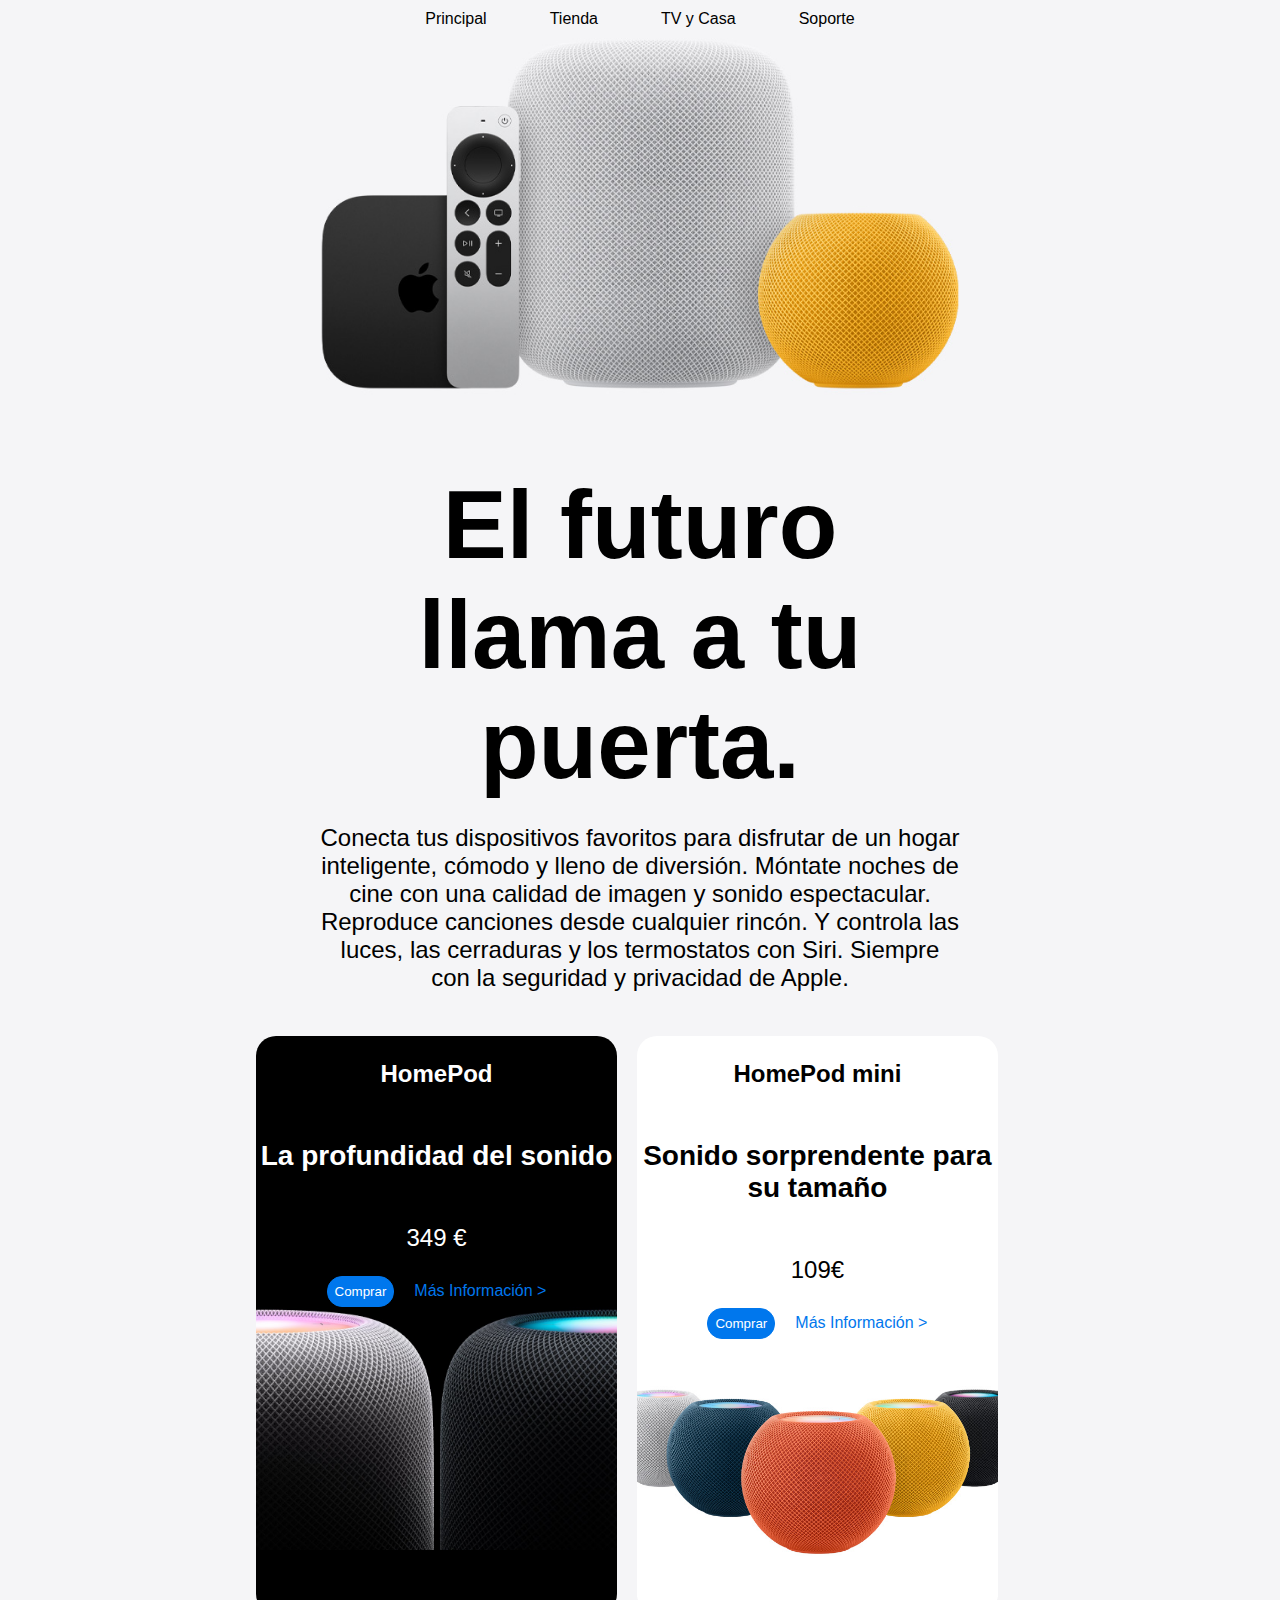
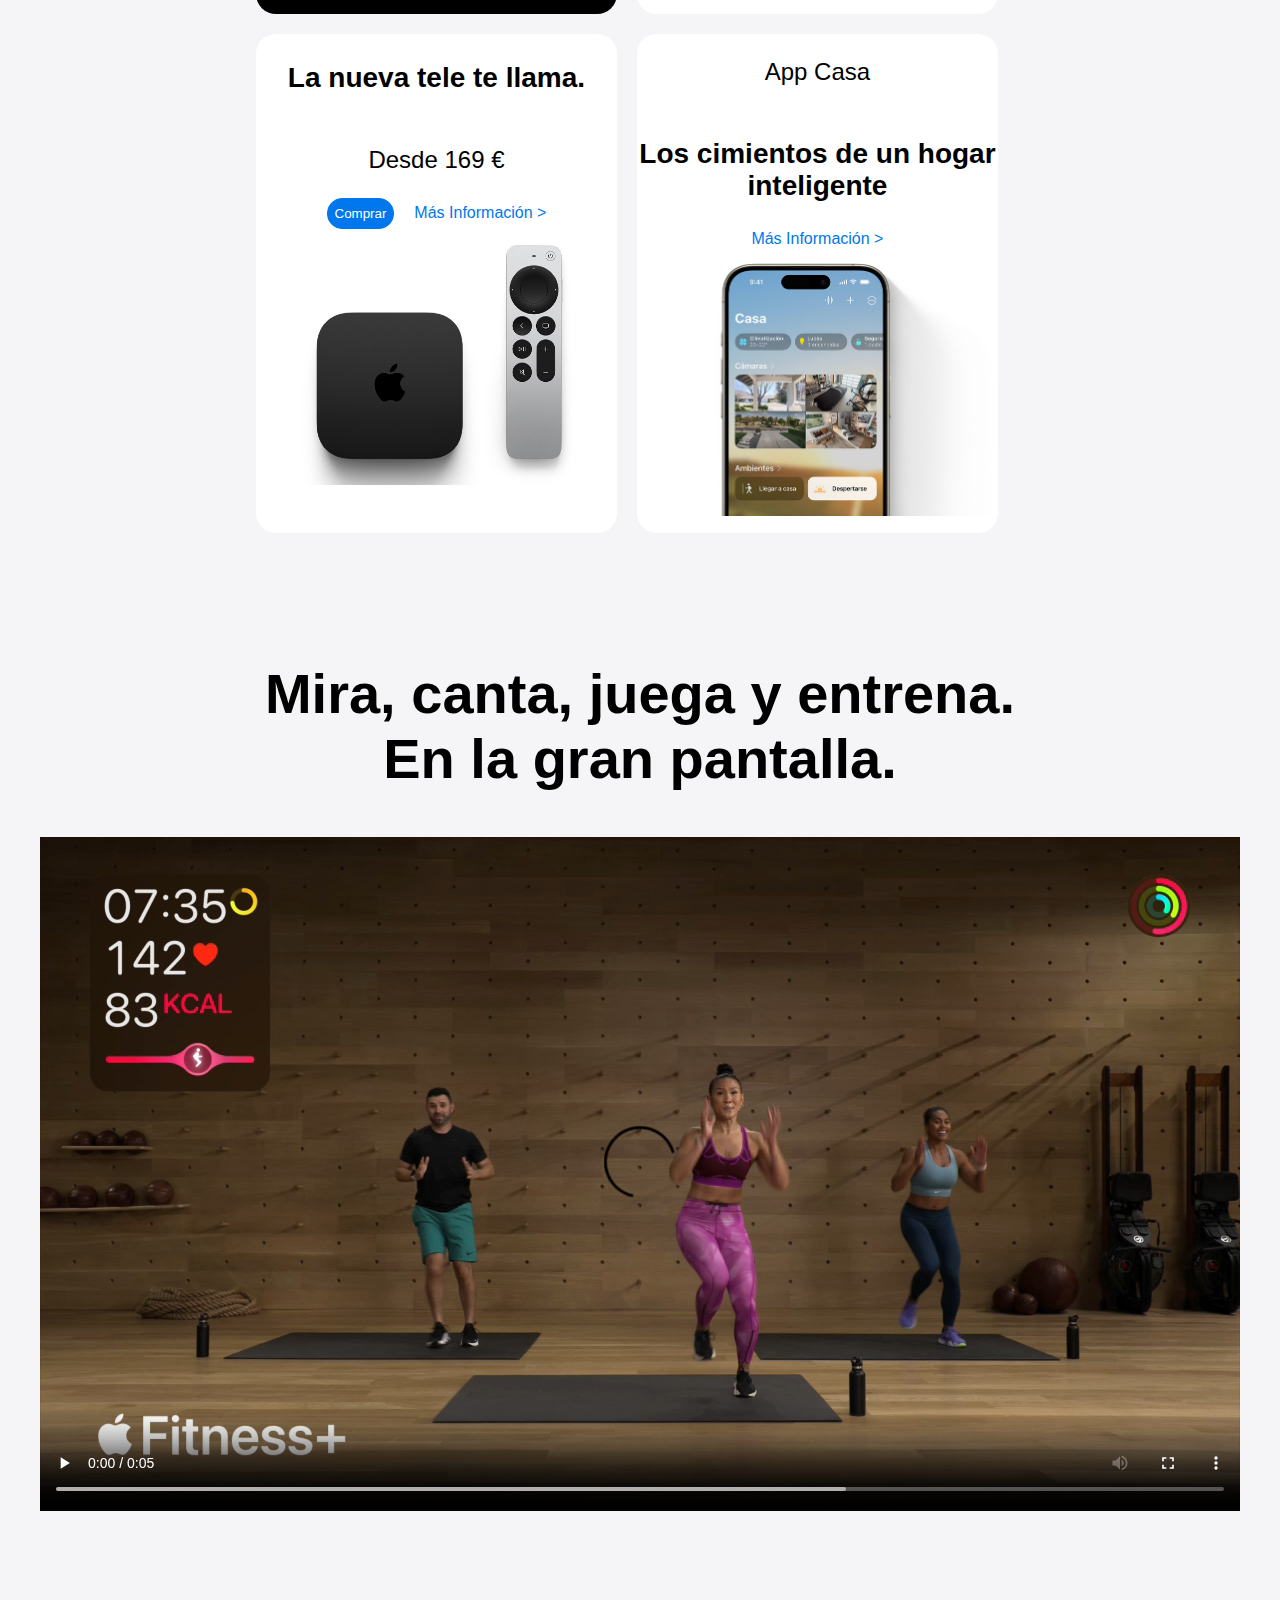
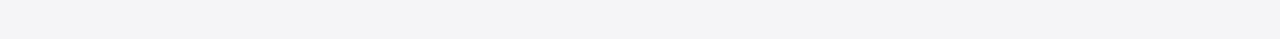
<file: tv.html>
<!DOCTYPE html>
<html lang="es">
    <head>
        <meta charset='utf-8'>
        <meta http-equiv='X-UA-Compatible' content='IE=edge'>
        <title>Tv y Casa</title>
        <meta name='viewport' content='width=device-width, initial-scale=1'>
        <link rel='stylesheet' type='text/css' media='screen' href='style.css'>
    </head>
    <body>
        <header>
            <nav>
                <a href="index.html">Principal</a>
                <a href="#">Tienda</a>
                <a href="tv.html">TV y Casa</a>
                <a href="#">Soporte</a>
            </nav>
        </header>
        <div class="container1">
            <picture>
                <source srcset="images/hero__dbphk49ymi2q_small_2x.jpg" media="(max-width: 1024px)">
                <source srcset="images/hero__dbphk49ymi2q_medium.jpg" media="(max-width: 1200px)">
                <source srcset="images/hero__dbphk49ymi2q_large.jpg" media="(max-width: 1600px)">
                <img src="images/hero__dbphk49ymi2q_large.jpg" alt="Aparatos de Tv y sonido para casa">
            </picture>
            <h1> El futuro llama a tu puerta.</h1>
            <p>Conecta tus dispositivos favoritos para disfrutar de un hogar inteligente, cómodo y lleno de diversión. Móntate noches de cine con una calidad de imagen y sonido espectacular. Reproduce canciones desde cualquier rincón. Y controla las luces, las cerraduras y los termostatos con Siri. Siempre con la seguridad y privacidad de Apple.</p>
        </div>
        <div class="container2">
            <div class="tarjeta1">
                <p><strong>HomePod</strong></p>
                <h3>La profundidad del sonido</h3>
                <p>349 €</p>
                <div class="botones">
                    <button>Comprar</button>
                    <a class="informacion">Más Información ></a>
                </div>
                <picture>
                    <source srcset="images/homepod__eam53jjm772a_small.jpg" media="(max-width: 1024px)">
                    <source srcset="images/homepod__eam53jjm772a_large.jpg" media="(max-width: 1200px)">
                    <source srcset="images/homepod__eam53jjm772a_large_2x.jpg" media="(max-width: 1600px)">
                    <img src="images/homepod__eam53jjm772a_large_2x.jpg" alt="Cacharros de colores">
                </picture>
            </div>
            <div class="tarjeta2">
                <p><strong>HomePod mini</strong></p>
                <h3>Sonido sorprendente para su tamaño</h3>
                <p>109€</p>
                <div class="botones">
                    <button>Comprar</button>
                    <a class="informacion">Más Información ></a>
                </div>
                <picture>
                    <source srcset="images/room_filling_sound__zagu3551kwyi_small.jpg" media="(max-width: 1024px)">
                    <source srcset="images/room_filling_sound__zagu3551kwyi_medium.jpg" media="(max-width: 1200px)">
                    <source srcset="images/room_filling_sound__zagu3551kwyi_large.jpg" media="(max-width: 1600px)">
                    <img src="images/room_filling_sound__zagu3551kwyi_large.jpg" alt="Pelotas de colores">
                </picture>
            </div>
            <div class="tarjeta3">
                <h3>La nueva tele te llama.</h3>
                <p>Desde 169 €</p>
                <div class="botones">
                    <button>Comprar</button>
                    <a class="informacion">Más Información ></a>
                </div>
                <picture>
                    <source srcset="images/apple_tv_4k__b30wcqp0pdle_small.jpg" media="(max-width: 1024px)">
                    <source srcset="images/apple_tv_4k__b30wcqp0pdle_medium.jpg" media="(max-width: 1200px)">
                    <source srcset="images/apple_tv_4k__b30wcqp0pdle_large.jpg" media="(max-width: 1600px)">
                    <img src="images/apple_tv_4k__b30wcqp0pdle_large.jpg" alt="Apple tv">
                </picture>
            </div>
            <div class="tarjeta4">
                <p>App Casa</p>
                <h3>Los cimientos de un hogar inteligente</h3>
                <a class="informacion2">Más Información ></a>
                <picture>
                    <source srcset="images/homeapp__cpc1k972xys2_small.jpg" media="(max-width: 1024px)">
                    <source srcset="images/homeapp__cpc1k972xys2_medium.jpg" media="(max-width: 1200px)">
                    <source srcset="images/homeapp__cpc1k972xys2_large.jpg" media="(max-width: 1600px)">
                    <img src="images/homeapp__cpc1k972xys2_large.jpg" alt="Aplicación de Apple home">
                </picture>
            </div>
        </div>
        <div class="container3">
            <h2>Mira, canta, juega y entrena. <br>En la gran pantalla.</h2>
            <video src="images/large.mp4" controls></video>
            <div class="container4">
                <div class="">

                </div>
                <div class="">

                </div>
                <div class="">

                </div>
                <div class="">
                    
                </div>
            </div>
        </div>
    </body>
</html>
</file>
<file: style.css>
body{
    margin: 0;
    font-family: Arial, Helvetica, sans-serif;
    background-color: #F5F5F7;
}

nav{
    display: flex;
    justify-content: center;
    gap: 5%;
    padding: 10px;
    color: black;
}

.principal{
    background-color: gray;
}

a{
    text-decoration: none;
    color: black;
}

.container{
    background: url(images/apple1.jpg) no-repeat;
    background-position: center;
    background-size: cover;
    height: 100vh;
    display: flex;
    flex-direction: column;
    justify-content: center;
    align-items: center;
}

h2{
    font-size: 56px;
    margin-top: 0px;
}

h3{
    font-size: 28px;
}

.container1{
    display: flex;
    flex-direction: column;
    align-items: center;
    text-align: center;
    margin-left: 25%;
    margin-right: 25%;
}

img{
    width: 100%;
    height: auto;
}

h1{
    margin-bottom: 0;
}

.container2{
    display: flex;
    flex-wrap: wrap;
    margin-top: 20px;
    margin-bottom: 20px;
}

.tarjeta1{
    display: flex;
    flex-direction: column;
    align-items: center;
    text-align: center;
    background-color: black;
    color: white;
    border-radius: 20px;
    padding-bottom: 13px;
}

.botones{
    display: flex;
    align-items: center;
    gap: 20px;
}

button{
    background-color: #0077ED;
    color: white;
    border: 1px solid #0077ED;
    border-radius: 15px;
    padding: 7px;
}

.informacion{
    color: #0077ED;
}

.tarjeta2{
    display: flex;
    flex-direction: column;
    align-items: center;
    text-align: center;
    background-color: white;
    border-radius: 20px;
    padding-bottom: 13px;
}

.tarjeta3{
    display: flex;
    flex-direction: column;
    align-items: center;
    text-align: center;
    background-color: white;
    border-radius: 20px;
    padding-bottom: 13px;
}

.tarjeta4{
    display: flex;
    flex-direction: column;
    align-items: center;
    text-align: center;
    background-color: white;
    border-radius: 20px;
    padding-bottom: 13px;
}

.informacion2{
    color: #0077ED;
    margin-bottom: 15px;
}

.container3{
    margin: 10%;
    display: flex;
    flex-direction: column;
    align-items: center;
    text-align: center;
}

@media all and (min-width: 769px) and (max-width: 1024px) {
    h2{
        font-size: 48px;
    }
    h3{
        font-size: 24px;
    }
    h1{
        font-size: 48px;
    }
    p{
        font-size: 21px;
    }
    .tarjeta1{
        width: 47%;
    }
    .tarjeta2{
        width: 47%;
    }
    .tarjeta3{
        width: 47%;
    }
    .tarjeta4{
        width: 47%;
    }
    .container2{
        margin-left: 25%;
        margin-right: 25%;
        gap: 6%;
    }
}

@media all and (min-width: 320px) and (max-width:768px) {
    h2{
        font-size: 32px;
    }
    h3{
        font-size: 19px;
    }
    h1{
        font-size: 48px;
    }
    p{
        font-size: 17px;
    }
    .container2{
        margin-left: 25%;
        margin-right: 25%;
        gap: 40px;
    }
}

@media all and (min-width: 1025px) and (max-width: 1200px){
    h1{
        font-size: 64px;
    }
    p{
        font-size: 24px;
    }
    .tarjeta1{
        width: 47%;
    }
    .tarjeta2{
        width: 47%;
    }
    .tarjeta3{
        width: 47%;
    }
    .tarjeta4{
        width: 47%;
    }
    .container2{
        justify-content: space-around;
    }
}

@media all and (min-width: 1201px) {
    h1{
        font-size: 96px;
    }
    p{
        font-size: 24px;
    }
    .tarjeta1{
        width: 47%;
    }
    .tarjeta2{
        width: 47%;
    }
    .tarjeta3{
        width: 47%;
    }
    .tarjeta4{
        width: 47%;
    }
    .container2{
        margin-left: 20%;
        margin-right: 20%;
        gap: 20px;
    }
}
</file>
